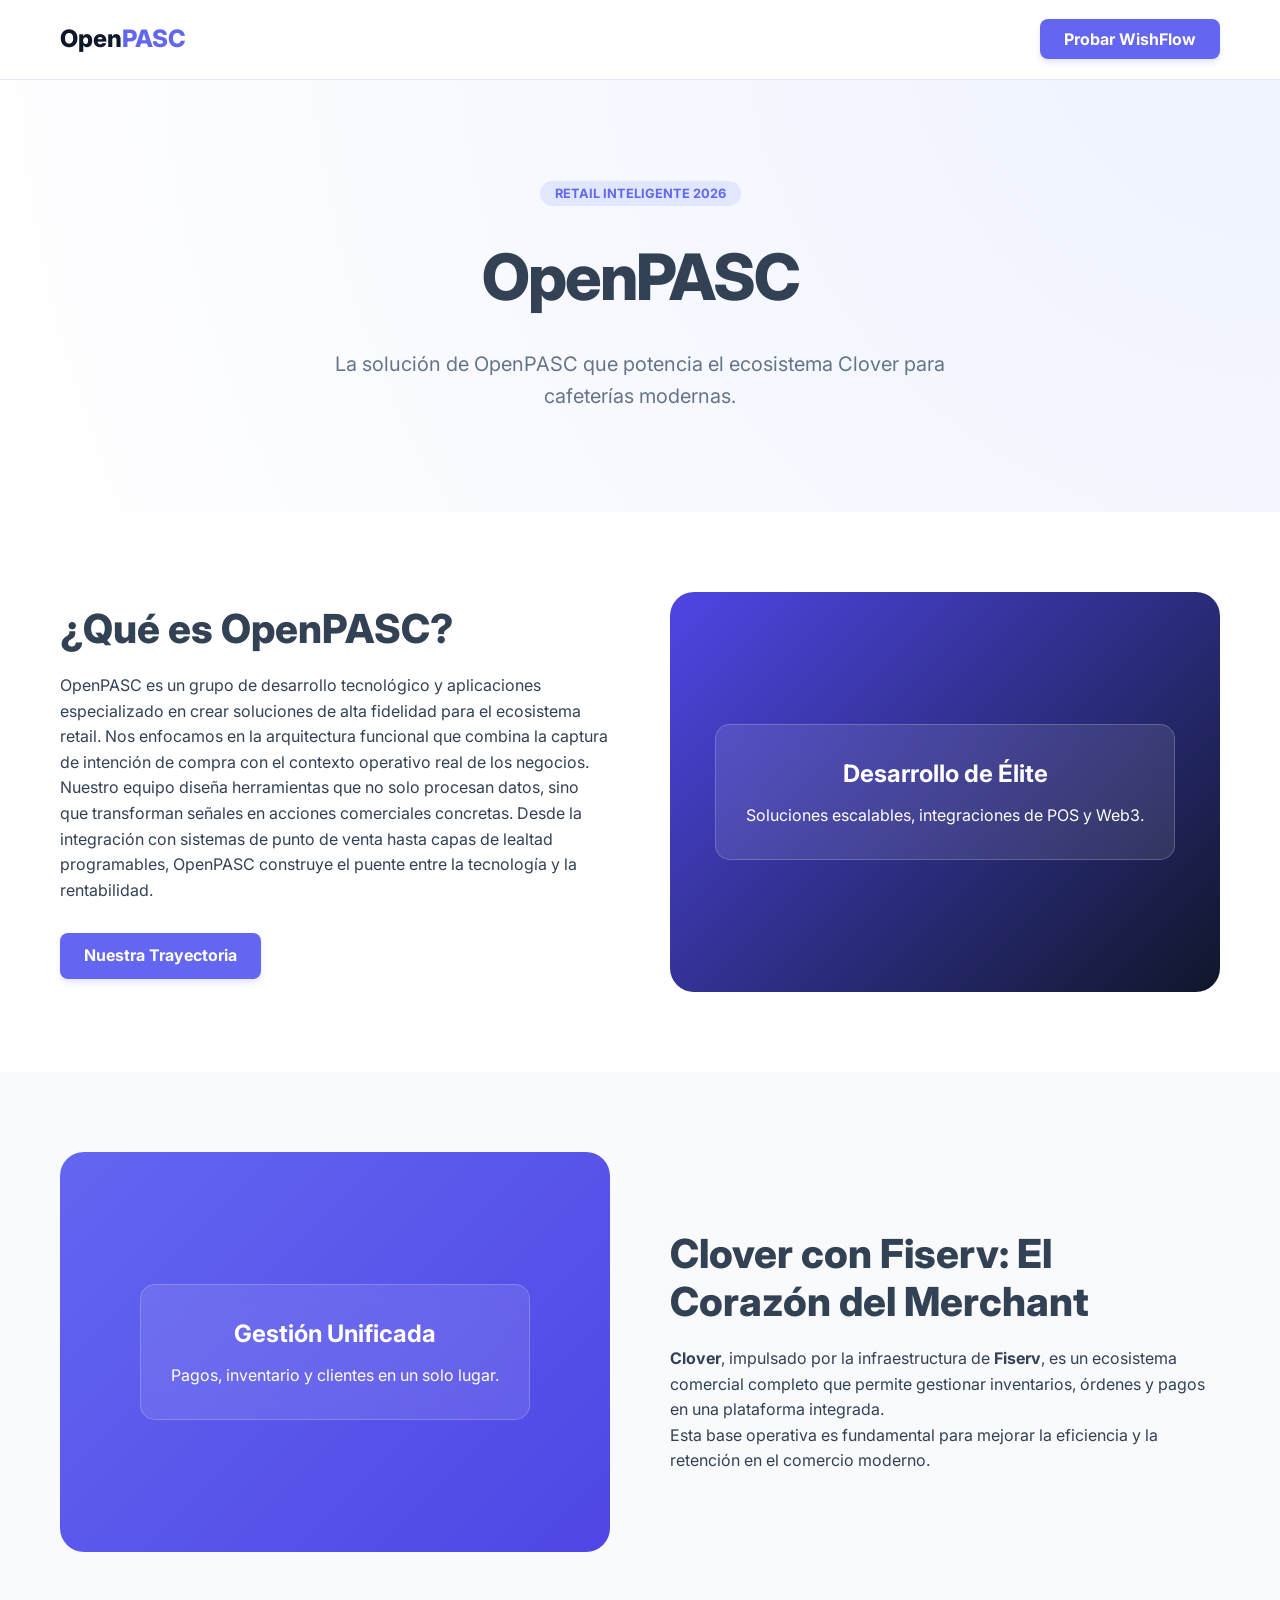
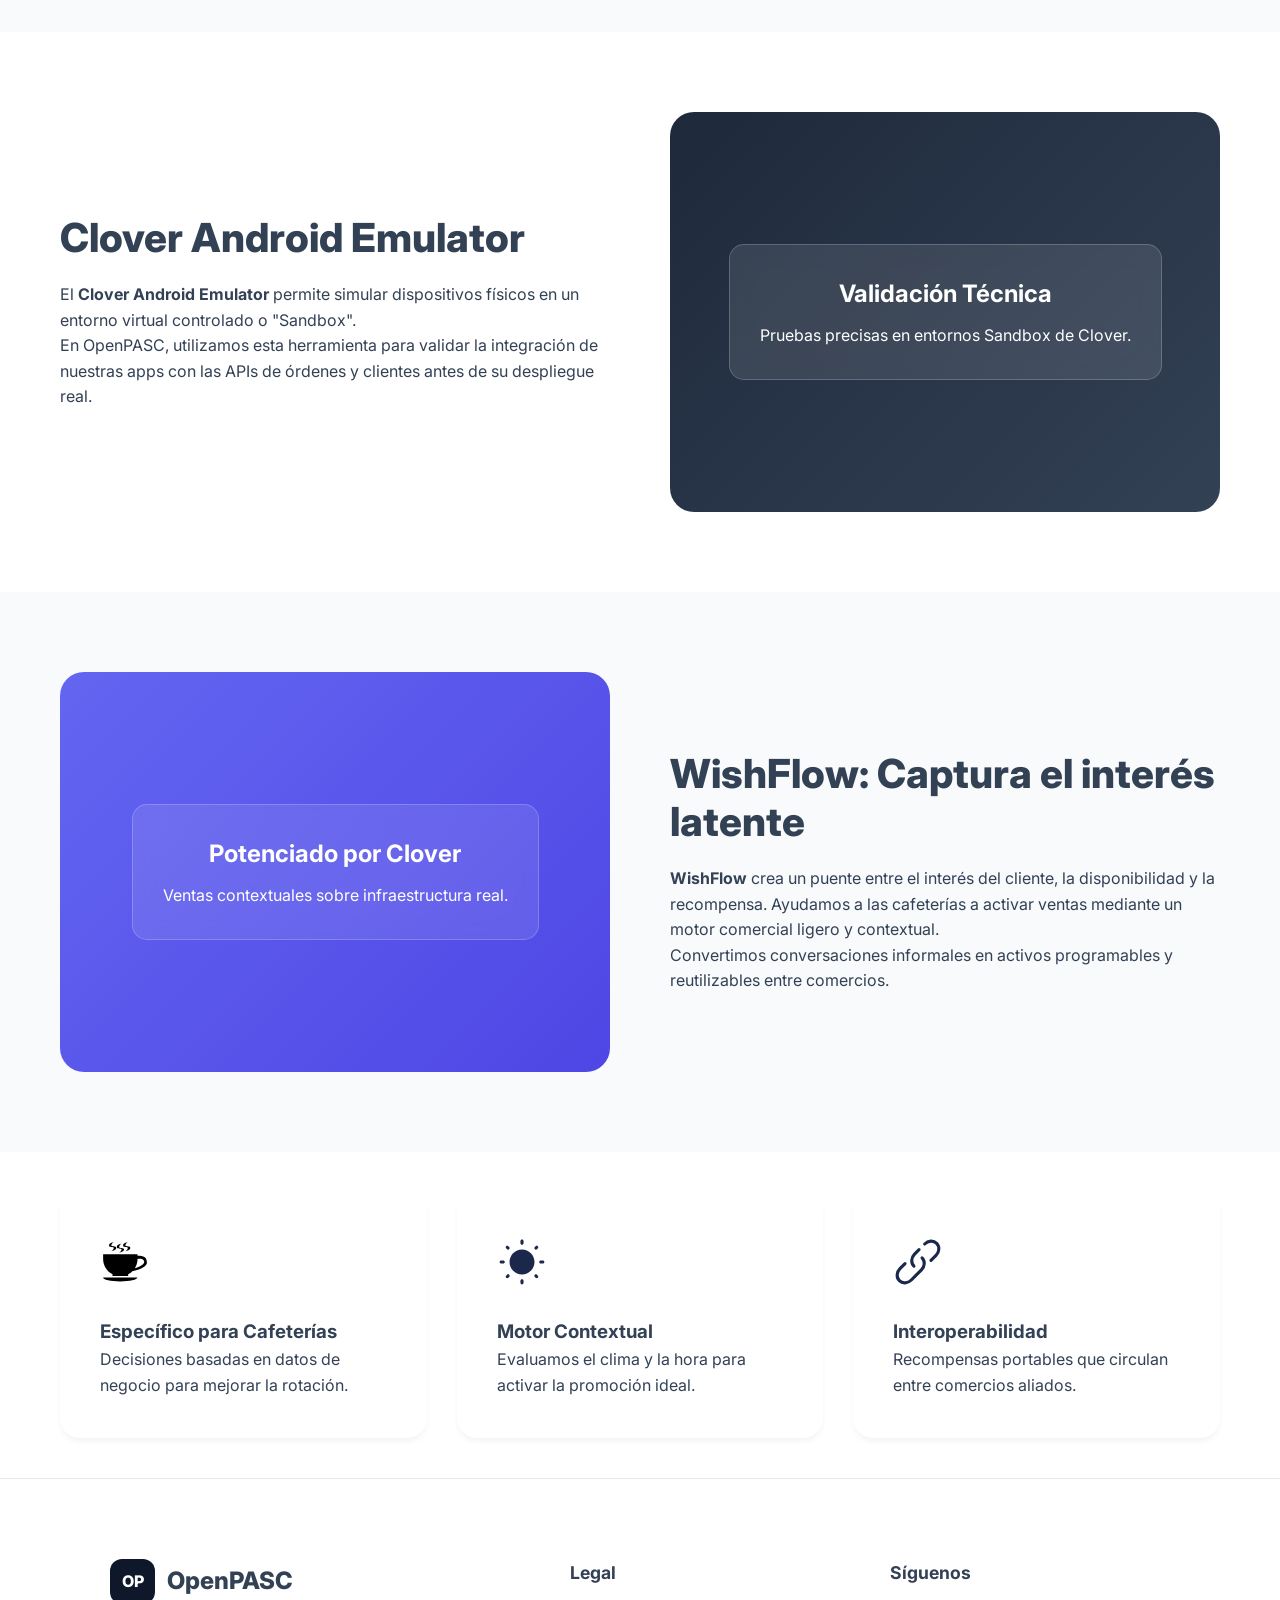
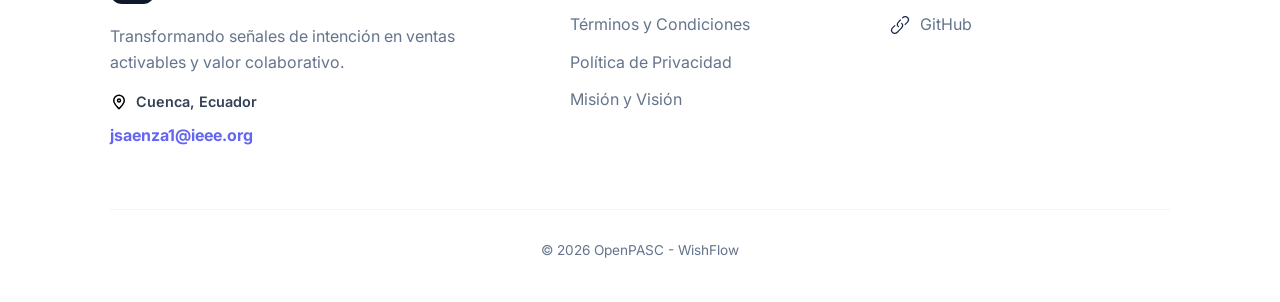
<file: index.html>
<!DOCTYPE html>
<html lang="es">
<head>
    <meta charset="UTF-8">
    <meta name="viewport" content="width=device-width, initial-scale=1.0">
    <title>WishFlow | OpenPASC</title>
    <link rel="stylesheet" href="style.css">
    <link href="https://fonts.googleapis.com/css2?family=Inter:wght@300;400;600;700;800&display=swap" rel="stylesheet">
</head>
<body>

    <header class="navbar">
        <div class="container nav-flex">
            <div class="logo">Open<span>PASC</span></div>
            <nav>
                <ul class="nav-links">
                    <li><a href="https://wishflow.web.app/" target="_blank" class="btn-nav">Probar WishFlow</a></li>
                </ul>
            </nav>
        </div>
    </header>

    <main>
        <section class="hero">
            <div class="container">
                <span class="badge">Retail Inteligente 2026</span>
                <h1>OpenPASC</h1>
                <p>La solución de OpenPASC que potencia el ecosistema Clover para cafeterías modernas.</p>
            </div>
        </section>

        <section id="about-openpasc" class="section">
            <div class="container grid">
                <div class="info-content">
                    <h2 class="section-title">¿Qué es OpenPASC?</h2>
                    <p>OpenPASC es un grupo de desarrollo tecnológico y aplicaciones especializado en crear soluciones de alta fidelidad para el ecosistema retail. Nos enfocamos en la arquitectura funcional que combina la captura de intención de compra con el contexto operativo real de los negocios.</p>
                    <p>Nuestro equipo diseña herramientas que no solo procesan datos, sino que transforman señales en acciones comerciales concretas. Desde la integración con sistemas de punto de venta hasta capas de lealtad programables, OpenPASC construye el puente entre la tecnología y la rentabilidad.</p>
                    <div style="margin-top: 30px;">
                        <a href="time.html" class="btn-nav" style="display: inline-block;">Nuestra Trayectoria</a>
                    </div>
                </div>
                <div class="info-image" style="background: linear-gradient(135deg, #4f46e5, #0f172a);">
                    <div class="glass-card">
                        <h3>Desarrollo de Élite</h3>
                        <p>Soluciones escalables, integraciones de POS y Web3.</p>
                    </div>
                </div>
            </div>
        </section>

        <section id="clover-fiserv" class="section bg-light">
            <div class="container grid">
                <div class="info-image">
                    <div class="glass-card">
                        <h3>Gestión Unificada</h3>
                        <p>Pagos, inventario y clientes en un solo lugar.</p>
                    </div>
                </div>
                <div class="info-content">
                    <h2 class="section-title">Clover con Fiserv: El Corazón del Merchant</h2>
                    <p><strong>Clover</strong>, impulsado por la infraestructura de <strong>Fiserv</strong>, es un ecosistema comercial completo que permite gestionar inventarios, órdenes y pagos en una plataforma integrada.</p>
                    <p>Esta base operativa es fundamental para mejorar la eficiencia y la retención en el comercio moderno.</p>
                </div>
            </div>
        </section>

        <section id="clover-emulator" class="section">
            <div class="container grid">
                <div class="info-content">
                    <h2 class="section-title">Clover Android Emulator</h2>
                    <p>El <strong>Clover Android Emulator</strong> permite simular dispositivos físicos en un entorno virtual controlado o "Sandbox".</p>
                    <p>En OpenPASC, utilizamos esta herramienta para validar la integración de nuestras apps con las APIs de órdenes y clientes antes de su despliegue real.</p>
                </div>
                <div class="info-image" style="background: linear-gradient(135deg, #1e293b, #334155);">
                    <div class="glass-card">
                        <h3>Validación Técnica</h3>
                        <p>Pruebas precisas en entornos Sandbox de Clover.</p>
                    </div>
                </div>
            </div>
        </section>

        <section id="info" class="section bg-light">
            <div class="container grid">
                <div class="info-image">
                    <div class="glass-card">
                        <h3>Potenciado por Clover</h3>
                        <p>Ventas contextuales sobre infraestructura real.</p>
                    </div>
                </div>
                <div class="info-content">
                    <h2 class="section-title">WishFlow: Captura el interés latente</h2>
                    <p><strong>WishFlow</strong> crea un puente entre el interés del cliente, la disponibilidad y la recompensa. Ayudamos a las cafeterías a activar ventas mediante un motor comercial ligero y contextual.</p>
                    <p>Convertimos conversaciones informales en activos programables y reutilizables entre comercios.</p>
                </div>
            </div>
        </section>

        <section class="features">
            <div class="container">
                <div class="features-grid">
                    <div class="feature-card">
                        <div class="icon-container">
                            <img src="cafe.svg" alt="Icono Cafetería" class="feature-svg">
                        </div>
                        <h3>Específico para Cafeterías</h3>
                        <p>Decisiones basadas en datos de negocio para mejorar la rotación.</p>
                    </div>
                    <div class="feature-card">
                        <div class="icon-container">
                            <img src="sun.svg" alt="Icono Contexto" class="feature-svg">
                        </div>
                        <h3>Motor Contextual</h3>
                        <p>Evaluamos el clima y la hora para activar la promoción ideal.</p>
                    </div>
                    <div class="feature-card">
                        <div class="icon-container">
                            <img src="link.svg" alt="Icono Rewards" class="feature-svg">
                        </div>
                        <h3>Interoperabilidad</h3>
                        <p>Recompensas portables que circulan entre comercios aliados.</p>
                    </div>
                </div>
            </div>
        </section>
    </main>

    <footer id="contacto" class="footer">
        <div class="footer-container">
            <div class="footer-grid">
                <div class="footer-col">
                    <div class="footer-brand">
                        <div class="brand-logo">OP</div>
                        <span class="brand-name">OpenPASC</span>
                    </div>
                    <p class="footer-about">Transformando señales de intención en ventas activables y valor colaborativo.</p>
                    <p class="residencia">
                        <img src="location.svg" alt="Ubicación" class="footer-icon-svg">
                        Cuenca, Ecuador
                    </p>
                    <p class="email-footer">jsaenza1@ieee.org</p>
                </div>
                <div class="footer-col">
                    <h4 class="footer-heading">Legal</h4>
                    <ul class="footer-links">
                        <li><a href="terminos.html">Términos y Condiciones</a></li>
                        <li><a href="privacidad.html">Política de Privacidad</a></li>
                        <li><a href="mision.html">Misión y Visión</a></li>
                    </ul>
                </div>
                <div class="footer-col">
                    <h4 class="footer-heading">Síguenos</h4>
                    <ul class="footer-links">
                        <li>
                            <a href="https://github.com/" target="_blank" class="social-link">
                                <img src="link.svg" alt="GitHub" class="social-icon-svg"> GitHub
                            </a>
                        </li>
                    </ul>
                </div>
            </div>
            <div class="footer-bottom">
                <p>© 2026 OpenPASC - WishFlow</p>
            </div>
        </div>
    </footer>

    <script src="script.js"></script>
</body>
</html>
</file>
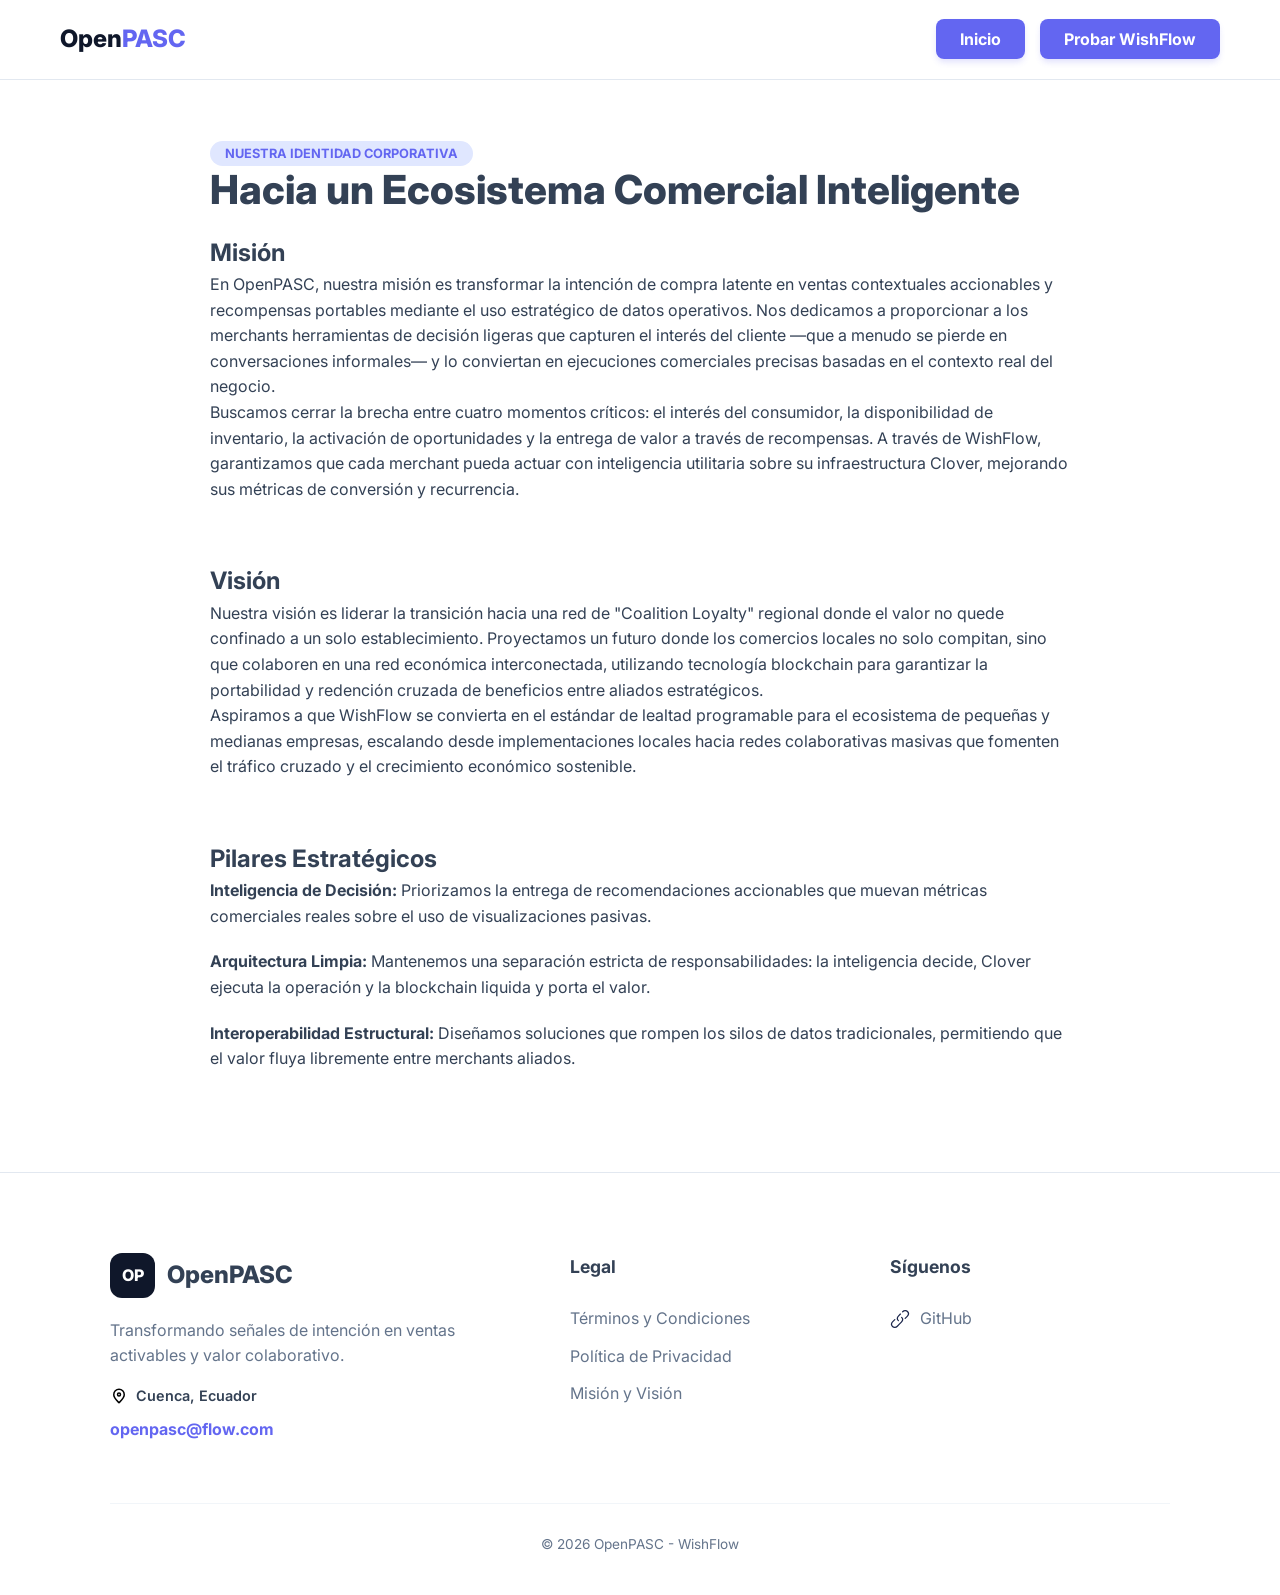
<file: mision.html>
<!DOCTYPE html>
<html lang="es">
<head>
    <meta charset="UTF-8">
    <meta name="viewport" content="width=device-width, initial-scale=1.0">
    <title>Misión y Visión | OpenPASC</title>
    <link rel="stylesheet" href="style.css">
    <link href="https://fonts.googleapis.com/css2?family=Inter:wght@300;400;600;700;800&display=swap" rel="stylesheet">
</head>
<body>

    <header class="navbar">
        <div class="container nav-flex">
            <div class="logo">Open<span>PASC</span></div>
            <nav>
                <ul class="nav-links">
                    <li><a href="index.html" class="btn-nav">Inicio</a></li>
                    <li><a href="https://www.youtube.com" target="_blank" class="btn-nav">Probar WishFlow</a></li>
                </ul>
            </nav>
        </div>
    </header>

    <main class="section" style="padding-top: 140px;">
        <div class="container" style="max-width: 900px;">
            <span class="badge">Nuestra Identidad Corporativa</span>
            <h1 class="section-title">Hacia un Ecosistema Comercial Inteligente</h1>
            
            <div class="info-content" style="margin-bottom: 60px;">
                <h2>Misión</h2>
                <p>En OpenPASC, nuestra misión es transformar la intención de compra latente en ventas contextuales accionables y recompensas portables mediante el uso estratégico de datos operativos. Nos dedicamos a proporcionar a los merchants herramientas de decisión ligeras que capturen el interés del cliente —que a menudo se pierde en conversaciones informales— y lo conviertan en ejecuciones comerciales precisas basadas en el contexto real del negocio.</p>
                <p>Buscamos cerrar la brecha entre cuatro momentos críticos: el interés del consumidor, la disponibilidad de inventario, la activación de oportunidades y la entrega de valor a través de recompensas. A través de WishFlow, garantizamos que cada merchant pueda actuar con inteligencia utilitaria sobre su infraestructura Clover, mejorando sus métricas de conversión y recurrencia.</p>
            </div>

            <div class="info-content" style="margin-bottom: 60px;">
                <h2>Visión</h2>
                <p>Nuestra visión es liderar la transición hacia una red de "Coalition Loyalty" regional donde el valor no quede confinado a un solo establecimiento. Proyectamos un futuro donde los comercios locales no solo compitan, sino que colaboren en una red económica interconectada, utilizando tecnología blockchain para garantizar la portabilidad y redención cruzada de beneficios entre aliados estratégicos.</p>
                <p>Aspiramos a que WishFlow se convierta en el estándar de lealtad programable para el ecosistema de pequeñas y medianas empresas, escalando desde implementaciones locales hacia redes colaborativas masivas que fomenten el tráfico cruzado y el crecimiento económico sostenible.</p>
            </div>

            <div class="info-content">
                <h2>Pilares Estratégicos</h2>
                <ul style="list-style: none; padding-left: 0;">
                    <li style="margin-bottom: 20px;"><strong>Inteligencia de Decisión:</strong> Priorizamos la entrega de recomendaciones accionables que muevan métricas comerciales reales sobre el uso de visualizaciones pasivas.</li>
                    <li style="margin-bottom: 20px;"><strong>Arquitectura Limpia:</strong> Mantenemos una separación estricta de responsabilidades: la inteligencia decide, Clover ejecuta la operación y la blockchain liquida y porta el valor.</li>
                    <li style="margin-bottom: 20px;"><strong>Interoperabilidad Estructural:</strong> Diseñamos soluciones que rompen los silos de datos tradicionales, permitiendo que el valor fluya libremente entre merchants aliados.</li>
                </ul>
            </div>
        </div>
    </main>

    <footer class="footer">
        <div class="footer-container">
            <div class="footer-grid">
                <div class="footer-col">
                    <div class="footer-brand"><div class="brand-logo">OP</div><span class="brand-name">OpenPASC</span></div>
                    <p class="footer-about">Transformando señales de intención en ventas activables y valor colaborativo.</p>
                    <p class="residencia"><img src="location.svg" alt="Ubicación" class="footer-icon-svg">Cuenca, Ecuador</p>
                    <p class="email-footer">openpasc@flow.com</p>
                </div>
                <div class="footer-col">
                    <h4 class="footer-heading">Legal</h4>
                    <ul class="footer-links">
                        <li><a href="terminos.html">Términos y Condiciones</a></li>
                        <li><a href="privacidad.html">Política de Privacidad</a></li>
                        <li><a href="mision.html">Misión y Visión</a></li>
                    </ul>
                </div>
                <div class="footer-col">
                    <h4 class="footer-heading">Síguenos</h4>
                    <ul class="footer-links">
                        <li><a href="https://github.com/JosueSaenz2006" target="_blank" class="social-link"><img src="link.svg" alt="GitHub" class="social-icon-svg"> GitHub</a></li>
                    </ul>
                </div>
            </div>
            <div class="footer-bottom"><p>© 2026 OpenPASC - WishFlow</p></div>
        </div>
    </footer>
</body>
</html>
</file>
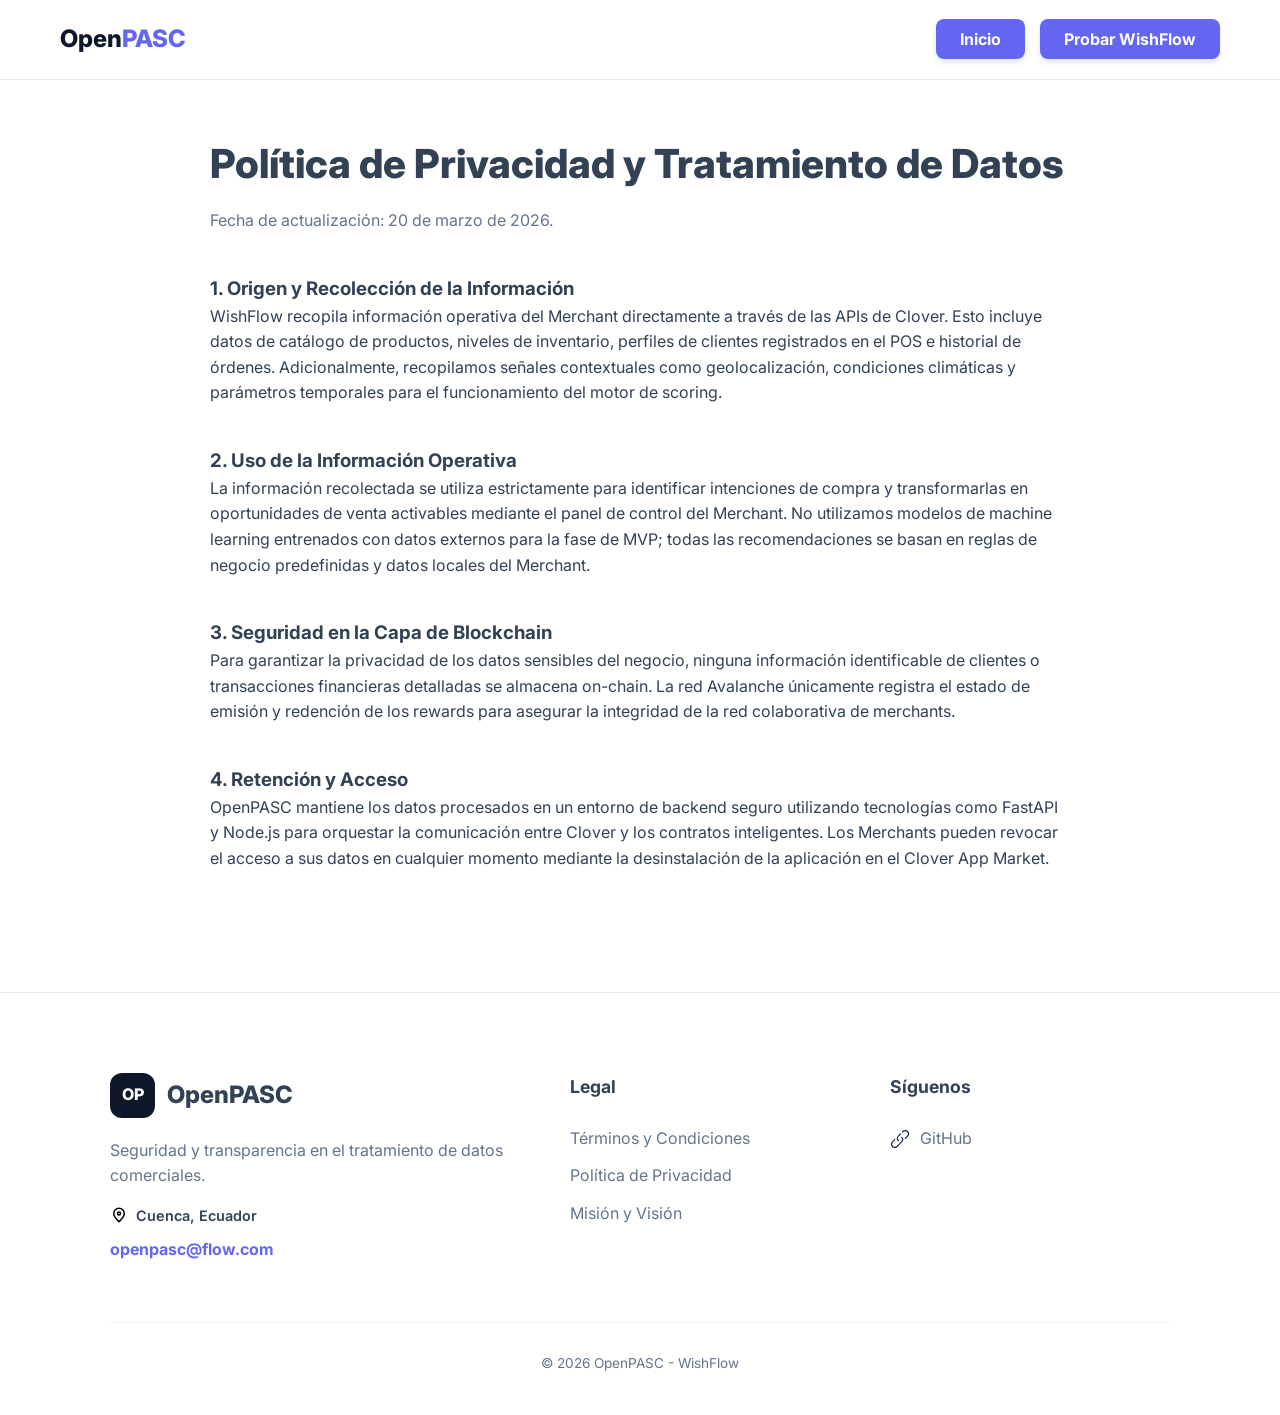
<file: privacidad.html>
<!DOCTYPE html>
<html lang="es">
<head>
    <meta charset="UTF-8">
    <meta name="viewport" content="width=device-width, initial-scale=1.0">
    <title>Política de Privacidad | OpenPASC</title>
    <link rel="stylesheet" href="style.css">
    <link href="https://fonts.googleapis.com/css2?family=Inter:wght@300;400;600;700;800&display=swap" rel="stylesheet">
</head>
<body>

    <header class="navbar">
        <div class="container nav-flex">
            <div class="logo">Open<span>PASC</span></div>
            <nav>
                <ul class="nav-links">
                    <li><a href="index.html" class="btn-nav">Inicio</a></li>
                    <li><a href="https://www.youtube.com" target="_blank" class="btn-nav">Probar WishFlow</a></li>
                </ul>
            </nav>
        </div>
    </header>

    <main class="section" style="padding-top: 140px;">
        <div class="container" style="max-width: 900px;">
            <h1 class="section-title">Política de Privacidad y Tratamiento de Datos</h1>
            <p style="color: var(--text-light); margin-bottom: 40px;">Fecha de actualización: 20 de marzo de 2026.</p>

            <div class="info-content" style="margin-bottom: 40px;">
                <h3>1. Origen y Recolección de la Información</h3>
                <p>WishFlow recopila información operativa del Merchant directamente a través de las APIs de Clover. Esto incluye datos de catálogo de productos, niveles de inventario, perfiles de clientes registrados en el POS e historial de órdenes. Adicionalmente, recopilamos señales contextuales como geolocalización, condiciones climáticas y parámetros temporales para el funcionamiento del motor de scoring.</p>
            </div>

            <div class="info-content" style="margin-bottom: 40px;">
                <h3>2. Uso de la Información Operativa</h3>
                <p>La información recolectada se utiliza estrictamente para identificar intenciones de compra y transformarlas en oportunidades de venta activables mediante el panel de control del Merchant. No utilizamos modelos de machine learning entrenados con datos externos para la fase de MVP; todas las recomendaciones se basan en reglas de negocio predefinidas y datos locales del Merchant.</p>
            </div>

            <div class="info-content" style="margin-bottom: 40px;">
                <h3>3. Seguridad en la Capa de Blockchain</h3>
                <p>Para garantizar la privacidad de los datos sensibles del negocio, ninguna información identificable de clientes o transacciones financieras detalladas se almacena on-chain. La red Avalanche únicamente registra el estado de emisión y redención de los rewards para asegurar la integridad de la red colaborativa de merchants.</p>
            </div>

            <div class="info-content" style="margin-bottom: 40px;">
                <h3>4. Retención y Acceso</h3>
                <p>OpenPASC mantiene los datos procesados en un entorno de backend seguro utilizando tecnologías como FastAPI y Node.js para orquestar la comunicación entre Clover y los contratos inteligentes. Los Merchants pueden revocar el acceso a sus datos en cualquier momento mediante la desinstalación de la aplicación en el Clover App Market.</p>
            </div>
        </div>
    </main>

    <footer class="footer">
        <div class="footer-container">
            <div class="footer-grid">
                <div class="footer-col">
                    <div class="footer-brand"><div class="brand-logo">OP</div><span class="brand-name">OpenPASC</span></div>
                    <p class="footer-about">Seguridad y transparencia en el tratamiento de datos comerciales.</p>
                    <p class="residencia"><img src="location.svg" alt="Ubicación" class="footer-icon-svg">Cuenca, Ecuador</p>
                    <p class="email-footer">openpasc@flow.com</p>
                </div>
                <div class="footer-col">
                    <h4 class="footer-heading">Legal</h4>
                    <ul class="footer-links">
                        <li><a href="terminos.html">Términos y Condiciones</a></li>
                        <li><a href="privacidad.html">Política de Privacidad</a></li>
                        <li><a href="mision.html">Misión y Visión</a></li>
                    </ul>
                </div>
                <div class="footer-col">
                    <h4 class="footer-heading">Síguenos</h4>
                    <ul class="footer-links">
                        <li><a href="https://github.com/JosueSaenz2006" target="_blank" class="social-link"><img src="link.svg" alt="GitHub" class="social-icon-svg"> GitHub</a></li>
                    </ul>
                </div>
            </div>
            <div class="footer-bottom"><p>© 2026 OpenPASC - WishFlow</p></div>
        </div>
    </footer>
</body>
</html>
</file>
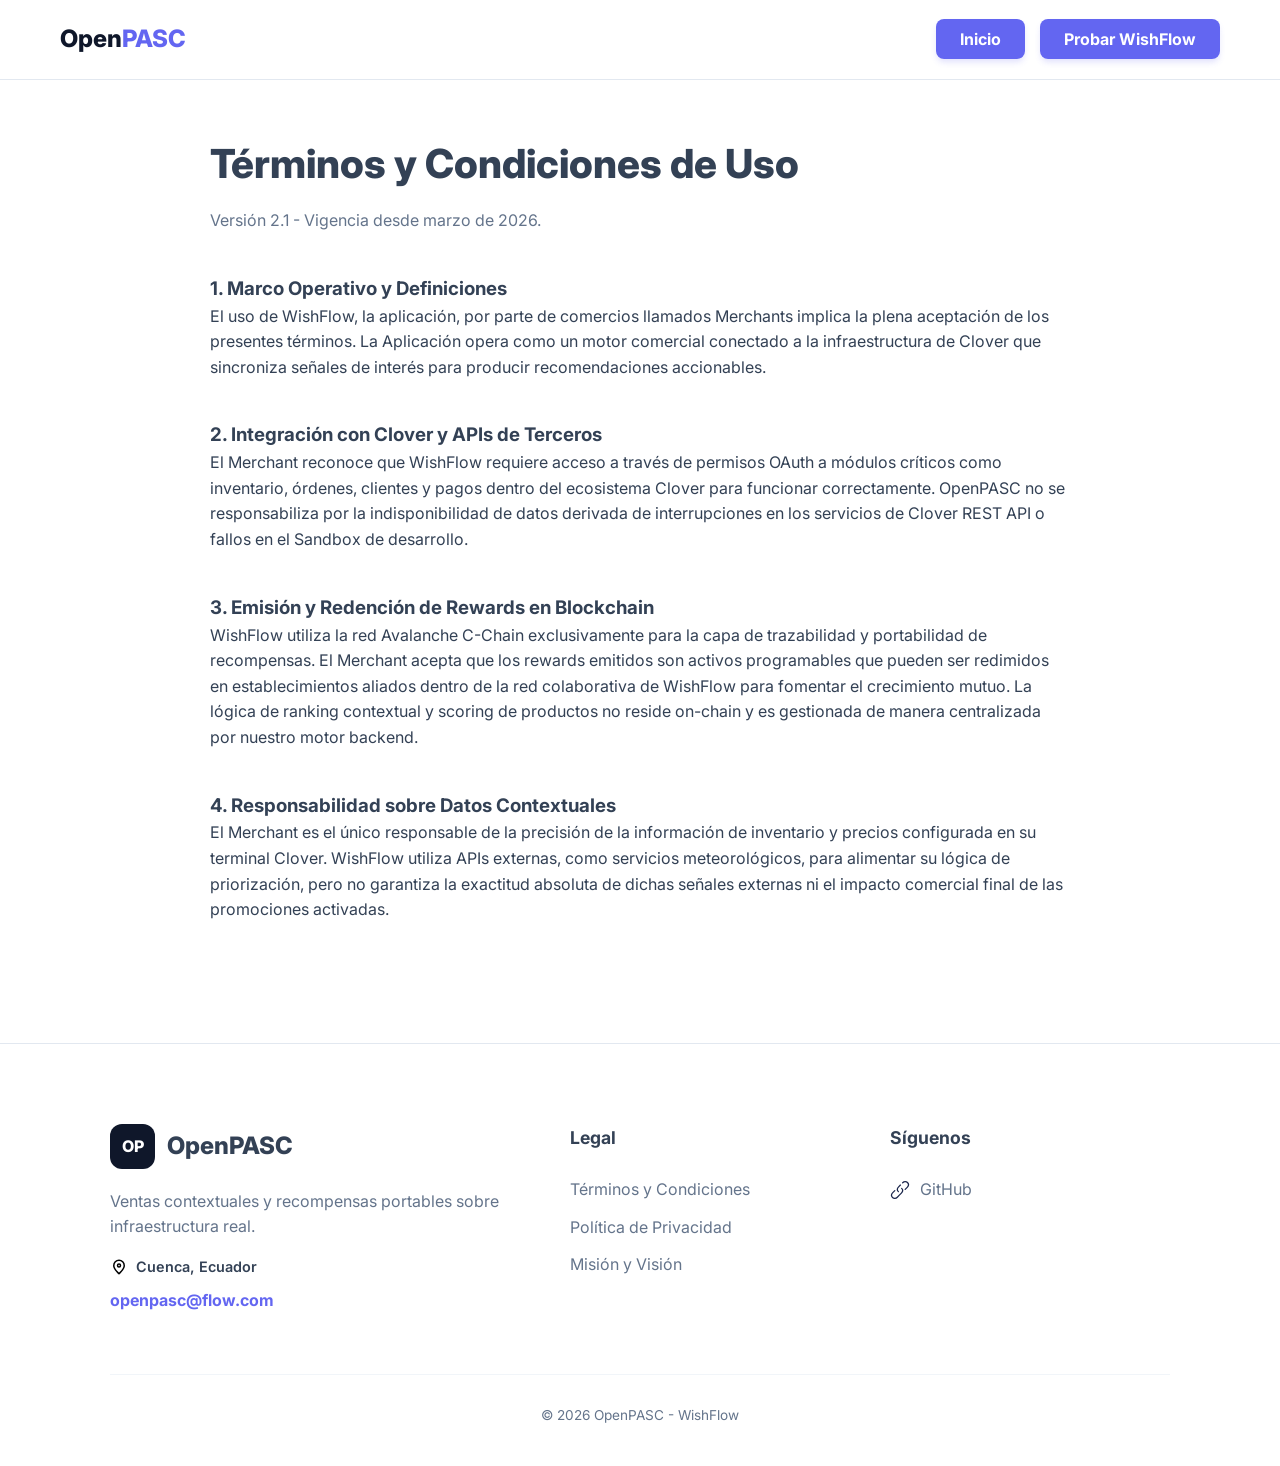
<file: terminos.html>
<!DOCTYPE html>
<html lang="es">
<head>
    <meta charset="UTF-8">
    <meta name="viewport" content="width=device-width, initial-scale=1.0">
    <title>Términos y Condiciones | OpenPASC</title>
    <link rel="stylesheet" href="style.css">
    <link href="https://fonts.googleapis.com/css2?family=Inter:wght@300;400;600;700;800&display=swap" rel="stylesheet">
</head>
<body>

    <header class="navbar">
        <div class="container nav-flex">
            <div class="logo">Open<span>PASC</span></div>
            <nav>
                <ul class="nav-links">
                    <li><a href="index.html" class="btn-nav">Inicio</a></li>
                    <li><a href="https://www.youtube.com" target="_blank" class="btn-nav">Probar WishFlow</a></li>
                </ul>
            </nav>
        </div>
    </header>

    <main class="section" style="padding-top: 140px;">
        <div class="container" style="max-width: 900px;">
            <h1 class="section-title">Términos y Condiciones de Uso</h1>
            <p style="color: var(--text-light); margin-bottom: 40px;">Versión 2.1 - Vigencia desde marzo de 2026.</p>

            <div class="info-content" style="margin-bottom: 40px;">
                <h3>1. Marco Operativo y Definiciones</h3>
                <p>El uso de WishFlow, la aplicación, por parte de comercios llamados Merchants implica la plena aceptación de los presentes términos. La Aplicación opera como un motor comercial conectado a la infraestructura de Clover que sincroniza señales de interés para producir recomendaciones accionables.</p>
            </div>

            <div class="info-content" style="margin-bottom: 40px;">
                <h3>2. Integración con Clover y APIs de Terceros</h3>
                <p>El Merchant reconoce que WishFlow requiere acceso a través de permisos OAuth a módulos críticos como inventario, órdenes, clientes y pagos dentro del ecosistema Clover para funcionar correctamente. OpenPASC no se responsabiliza por la indisponibilidad de datos derivada de interrupciones en los servicios de Clover REST API o fallos en el Sandbox de desarrollo.</p>
            </div>

            <div class="info-content" style="margin-bottom: 40px;">
                <h3>3. Emisión y Redención de Rewards en Blockchain</h3>
                <p>WishFlow utiliza la red Avalanche C-Chain exclusivamente para la capa de trazabilidad y portabilidad de recompensas. El Merchant acepta que los rewards emitidos son activos programables que pueden ser redimidos en establecimientos aliados dentro de la red colaborativa de WishFlow para fomentar el crecimiento mutuo. La lógica de ranking contextual y scoring de productos no reside on-chain y es gestionada de manera centralizada por nuestro motor backend.</p>
            </div>

            <div class="info-content" style="margin-bottom: 40px;">
                <h3>4. Responsabilidad sobre Datos Contextuales</h3>
                <p>El Merchant es el único responsable de la precisión de la información de inventario y precios configurada en su terminal Clover. WishFlow utiliza APIs externas, como servicios meteorológicos, para alimentar su lógica de priorización, pero no garantiza la exactitud absoluta de dichas señales externas ni el impacto comercial final de las promociones activadas.</p>
            </div>
        </div>
    </main>

    <footer class="footer">
        <div class="footer-container">
            <div class="footer-grid">
                <div class="footer-col">
                    <div class="footer-brand"><div class="brand-logo">OP</div><span class="brand-name">OpenPASC</span></div>
                    <p class="footer-about">Ventas contextuales y recompensas portables sobre infraestructura real.</p>
                    <p class="residencia"><img src="location.svg" alt="Ubicación" class="footer-icon-svg">Cuenca, Ecuador</p>
                    <p class="email-footer">openpasc@flow.com</p>
                </div>
                <div class="footer-col">
                    <h4 class="footer-heading">Legal</h4>
                    <ul class="footer-links">
                        <li><a href="terminos.html">Términos y Condiciones</a></li>
                        <li><a href="privacidad.html">Política de Privacidad</a></li>
                        <li><a href="mision.html">Misión y Visión</a></li>
                    </ul>
                </div>
                <div class="footer-col">
                    <h4 class="footer-heading">Síguenos</h4>
                    <ul class="footer-links">
                        <li><a href="https://github.com/JosueSaenz2006" target="_blank" class="social-link"><img src="link.svg" alt="GitHub" class="social-icon-svg"> GitHub</a></li>
                    </ul>
                </div>
            </div>
            <div class="footer-bottom"><p>© 2026 OpenPASC - WishFlow</p></div>
        </div>
    </footer>
</body>
</html>
</file>
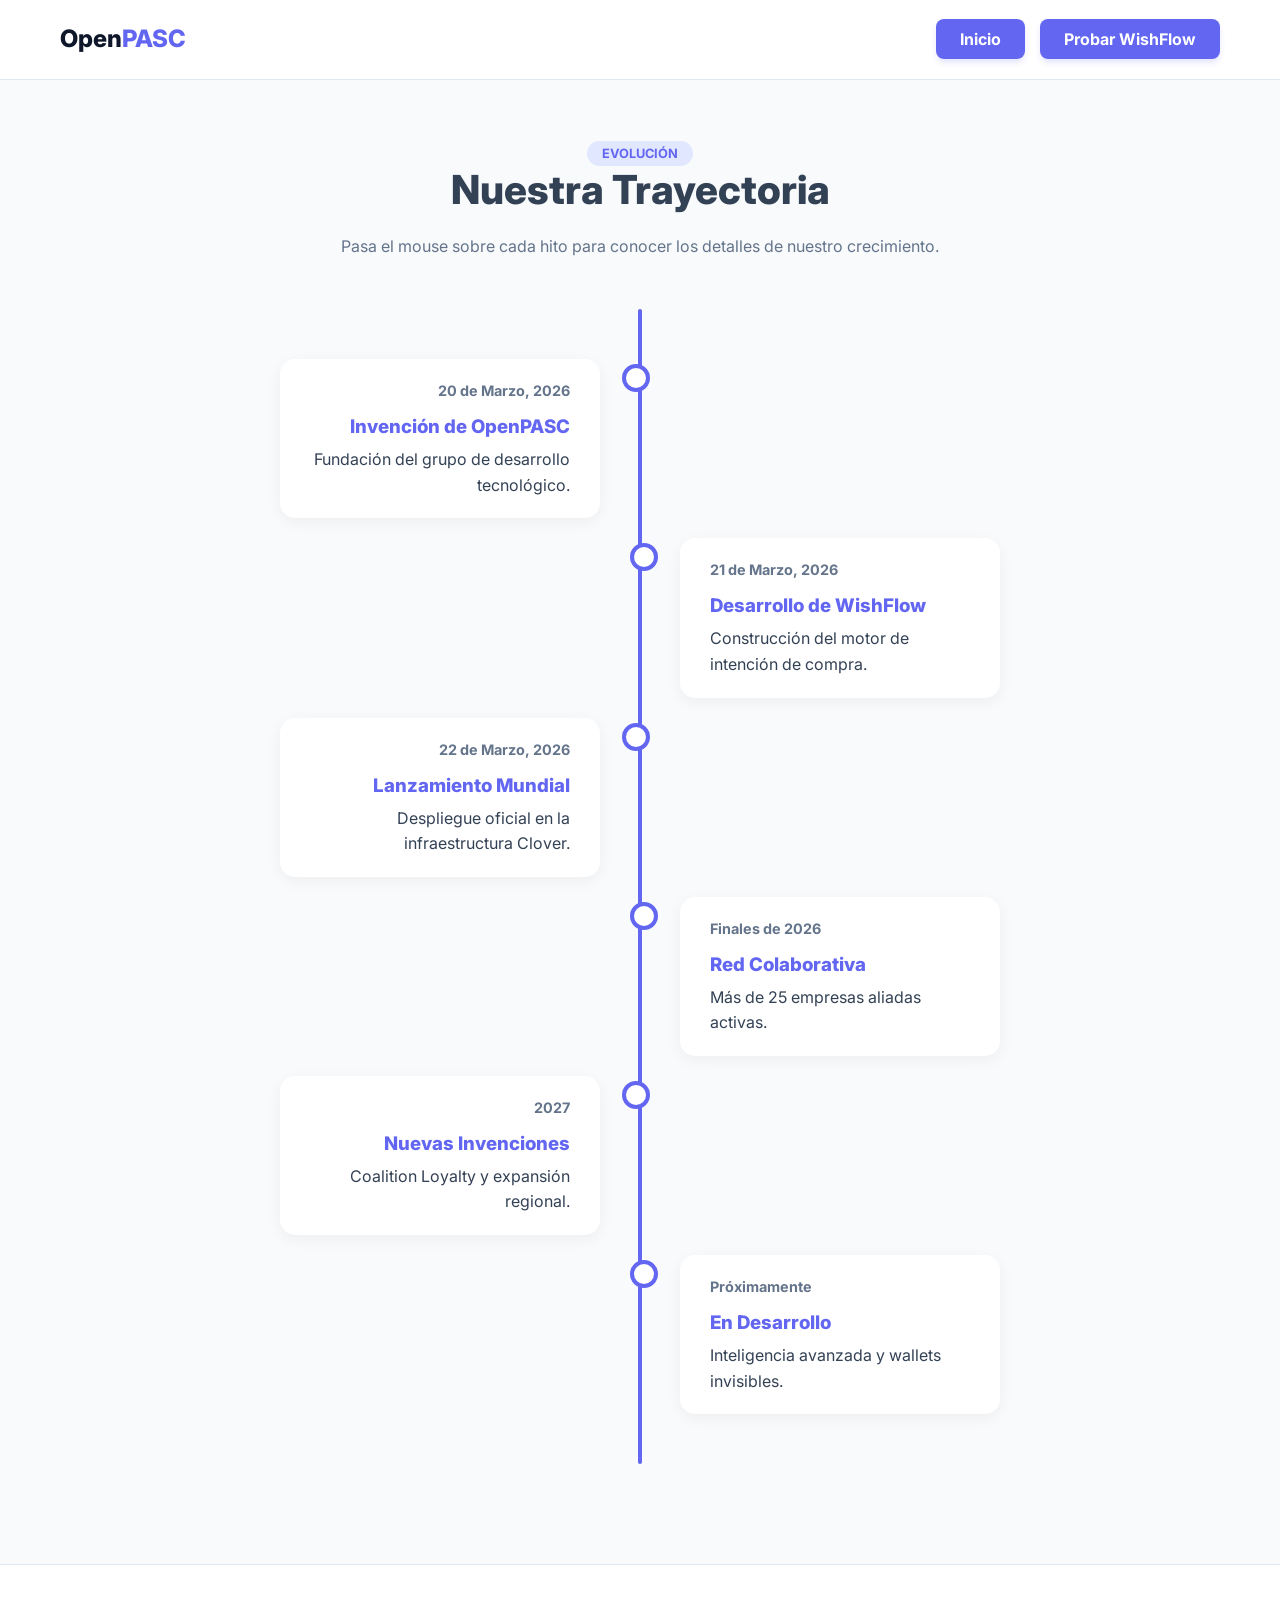
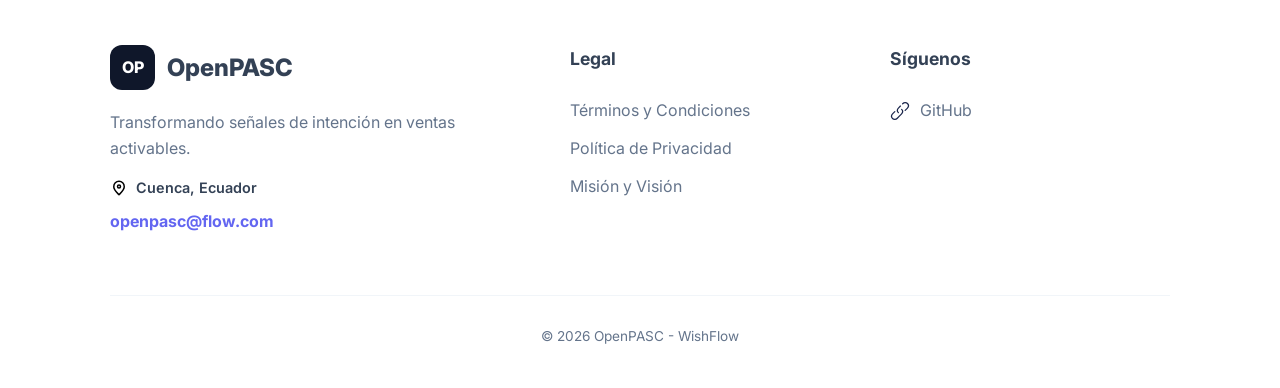
<file: time.html>
<!DOCTYPE html>
<html lang="es">
<head>
    <meta charset="UTF-8">
    <meta name="viewport" content="width=device-width, initial-scale=1.0">
    <title>Trayectoria | OpenPASC</title>
    <link rel="stylesheet" href="style.css">
    <link href="https://fonts.googleapis.com/css2?family=Inter:wght@300;400;600;700;800&display=swap" rel="stylesheet">
    <style>
        /* Estilos específicos para la línea de tiempo */
        .timeline-section {
            padding: 140px 0 100px;
            background: var(--bg-light);
        }

        .timeline-container {
            position: relative;
            max-width: 800px;
            margin: 0 auto;
            padding: 40px 0;
        }

        /* La línea central */
        .timeline-container::after {
            content: '';
            position: absolute;
            width: 4px;
            background-color: var(--accent);
            top: 0;
            bottom: 0;
            left: 50%;
            margin-left: -2px;
            border-radius: 10px;
        }

        .timeline-item {
            padding: 10px 40px;
            position: relative;
            background-color: inherit;
            width: 50%;
            box-sizing: border-box;
        }

        /* Los círculos de la línea */
        .timeline-item::after {
            content: '';
            position: absolute;
            width: 20px;
            height: 20px;
            right: -10px;
            background-color: var(--white);
            border: 4px solid var(--accent);
            top: 15px;
            border-radius: 50%;
            z-index: 1;
            transition: 0.3s;
        }

        .left { left: 0; text-align: right; }
        .right { left: 50%; text-align: left; }

        .right::after { left: -10px; }

        .content-card {
            padding: 20px 30px;
            background-color: var(--white);
            position: relative;
            border-radius: 15px;
            box-shadow: 0 4px 15px rgba(0,0,0,0.05);
            cursor: pointer;
            transition: 0.4s;
        }

        .content-card:hover {
            transform: scale(1.05);
            background-color: var(--primary);
            color: var(--white);
        }

        .content-card h3 {
            font-weight: 800;
            color: var(--accent);
            margin-bottom: 5px;
        }

        .content-card:hover h3 { color: var(--white); }

        .date-label {
            font-weight: 700;
            font-size: 0.9rem;
            display: block;
            margin-bottom: 10px;
            color: var(--text-light);
        }

        /* Texto largo oculto (Explicación) */
        .extra-info {
            max-height: 0;
            overflow: hidden;
            transition: max-height 0.5s ease;
            font-size: 0.85rem;
            margin-top: 0;
            color: #b2bec3;
        }

        .content-card:hover .extra-info {
            max-height: 200px;
            margin-top: 15px;
        }

        @media screen and (max-width: 600px) {
            .timeline-container::after { left: 31px; }
            .timeline-item { width: 100%; padding-left: 70px; padding-right: 25px; text-align: left; }
            .timeline-item::after { left: 21px; }
            .right { left: 0%; }
        }
    </style>
</head>
<body>

    <header class="navbar">
        <div class="container nav-flex">
            <div class="logo">Open<span>PASC</span></div>
            <nav>
                <ul class="nav-links">
                    <li><a href="index.html" class="btn-nav">Inicio</a></li>
                    <li><a href="https://www.youtube.com" target="_blank" class="btn-nav">Probar WishFlow</a></li>
                </ul>
            </nav>
        </div>
    </header>

    <main class="timeline-section">
        <div class="container" style="text-align: center; margin-bottom: 50px;">
            <span class="badge">Evolución</span>
            <h1 class="section-title">Nuestra Trayectoria</h1>
            <p style="color: var(--text-light);">Pasa el mouse sobre cada hito para conocer los detalles de nuestro crecimiento.</p>
        </div>

        <div class="timeline-container">
            <div class="timeline-item left">
                <div class="content-card">
                    <span class="date-label">20 de Marzo, 2026</span>
                    <h3>Invención de OpenPASC</h3>
                    <p>Fundación del grupo de desarrollo tecnológico.</p>
                    <div class="extra-info">
                        Se establece OpenPASC como un equipo de desarrollo de élite enfocado en soluciones para el sector retail, integrando infraestructuras de Clover y Fiserv desde el primer día.
                    </div>
                </div>
            </div>

            <div class="timeline-item right">
                <div class="content-card">
                    <span class="date-label">21 de Marzo, 2026</span>
                    <h3>Desarrollo de WishFlow</h3>
                    <p>Construcción del motor de intención de compra.</p>
                    <div class="extra-info">
                        Ejecución técnica del MVP WishFlow, logrando la sincronización con el catálogo y la creación de un motor contextual capaz de rankear productos según el clima y la disponibilidad.
                    </div>
                </div>
            </div>

            <div class="timeline-item left">
                <div class="content-card">
                    <span class="date-label">22 de Marzo, 2026</span>
                    <h3>Lanzamiento Mundial</h3>
                    <p>Despliegue oficial en la infraestructura Clover.</p>
                    <div class="extra-info">
                        Activación de WishFlow para el mercado global de merchants, introduciendo por primera vez la capa de rewards portables mediante la red Avalanche C-Chain.
                    </div>
                </div>
            </div>

            <div class="timeline-item right">
                <div class="content-card">
                    <span class="date-label">Finales de 2026</span>
                    <h3>Red Colaborativa</h3>
                    <p>Más de 25 empresas aliadas activas.</p>
                    <div class="extra-info">
                        Crecimiento exponencial de la red, permitiendo que las recompensas circulen libremente entre diversos comercios, generando tráfico cruzado y una economía colaborativa sólida.
                    </div>
                </div>
            </div>

            <div class="timeline-item left">
                <div class="content-card">
                    <span class="date-label">2027</span>
                    <h3>Nuevas Invenciones</h3>
                    <p>Coalition Loyalty y expansión regional.</p>
                    <div class="extra-info">
                        Implementación de programas de lealtad por barrios y food courts. Publicación de WishFlow en el Clover App Market como una solución comercial completa.
                    </div>
                </div>
            </div>

            <div class="timeline-item right">
                <div class="content-card">
                    <span class="date-label">Próximamente</span>
                    <h3>En Desarrollo</h3>
                    <p>Inteligencia avanzada y wallets invisibles.</p>
                    <div class="extra-info">
                        Trabajamos en la integración de experiencias Web3 invisibles para el usuario final y un motor de scoring alimentado por machine learning basado en conversiones reales.
                    </div>
                </div>
            </div>
        </div>
    </main>

    <footer class="footer">
        <div class="footer-container">
            <div class="footer-grid">
                <div class="footer-col">
                    <div class="footer-brand"><div class="brand-logo">OP</div><span class="brand-name">OpenPASC</span></div>
                    <p class="footer-about">Transformando señales de intención en ventas activables.</p>
                    <p class="residencia"><img src="location.svg" alt="Ubicación" class="footer-icon-svg">Cuenca, Ecuador</p>
                    <p class="email-footer">openpasc@flow.com</p>
                </div>
                <div class="footer-col">
                    <h4 class="footer-heading">Legal</h4>
                    <ul class="footer-links">
                        <li><a href="terminos.html">Términos y Condiciones</a></li>
                        <li><a href="privacidad.html">Política de Privacidad</a></li>
                        <li><a href="mision.html">Misión y Visión</a></li>
                    </ul>
                </div>
                <div class="footer-col">
                    <h4 class="footer-heading">Síguenos</h4>
                    <ul class="footer-links">
                        <li><a href="https://github.com/JosueSaenz2006" target="_blank" class="social-link"><img src="link.svg" alt="GitHub" class="social-icon-svg"> GitHub</a></li>
                    </ul>
                </div>
            </div>
            <div class="footer-bottom"><p>© 2026 OpenPASC - WishFlow</p></div>
        </div>
    </footer>

</body>
</html>
</file>
<file: style.css>
/* RESET */
* {
    margin: 0;
    padding: 0;
    box-sizing: border-box;
}

:root {
    --primary: #0f172a;
    --accent: #6366f1;
    --text-main: #334155;
    --text-light: #64748b;
    --bg-light: #f8fafc;
    --white: #ffffff;
}

body {
    font-family: 'Inter', sans-serif;
    color: var(--text-main);
    line-height: 1.6;
    overflow-x: hidden;
}

.container {
    max-width: 1200px;
    margin: 0 auto;
    padding: 0 20px;
}

/* NAVBAR */
.navbar {
    height: 80px;
    display: flex;
    align-items: center;
    background: rgba(255,255,255,0.95);
    backdrop-filter: blur(10px);
    position: fixed;
    width: 100%;
    top: 0;
    z-index: 1000;
    border-bottom: 1px solid #e2e8f0;
}

.nav-flex {
    width: 100%;
    display: flex;
    justify-content: space-between;
    align-items: center;
}

.logo {
    font-size: 1.5rem;
    font-weight: 800;
    color: var(--primary);
}

.logo span { color: var(--accent); }

.nav-links {
    list-style: none;
    display: flex;
    align-items: center;
}

.btn-nav {
    text-decoration: none;
    background: var(--accent);
    color: white !important;
    padding: 10px 24px;
    border-radius: 8px;
    font-weight: 700;
    transition: 0.3s;
    box-shadow: 0 4px 6px -1px rgba(99, 102, 241, 0.2);
}

.btn-nav:hover {
    background: var(--primary);
    transform: translateY(-2px);
}

/* HERO */
.hero {
    padding: 180px 0 100px;
    text-align: center;
    background: radial-gradient(circle at top right, #eef2ff, #ffffff);
}

.badge {
    background: #e0e7ff;
    color: var(--accent);
    padding: 5px 15px;
    border-radius: 20px;
    font-size: 0.8rem;
    font-weight: 700;
    text-transform: uppercase;
}

.hero h1 {
    font-size: 4rem;
    font-weight: 800;
    margin: 20px 0;
    letter-spacing: -2px;
}

.hero p {
    font-size: 1.25rem;
    max-width: 700px;
    margin: 0 auto;
    color: var(--text-light);
}

/* SECTIONS */
.section { padding: 80px 0; }
.grid { display: grid; grid-template-columns: 1fr 1fr; gap: 60px; align-items: center; }
.section-title { font-size: 2.5rem; margin-bottom: 20px; line-height: 1.2; font-weight: 800; }

.info-image {
    background: linear-gradient(135deg, var(--accent), #4f46e5);
    height: 400px;
    border-radius: 24px;
    display: flex;
    align-items: center;
    justify-content: center;
    padding: 40px;
}

.glass-card {
    background: rgba(255,255,255,0.1);
    backdrop-filter: blur(10px);
    padding: 30px;
    border-radius: 15px;
    color: white;
    border: 1px solid rgba(255,255,255,0.2);
    text-align: center;
}

.glass-card h3 { margin-bottom: 10px; font-size: 1.5rem; }

/* FEATURES */
.bg-light { background: var(--bg-light); }
.features-grid { display: grid; grid-template-columns: repeat(3, 1fr); gap: 30px; padding: 40px 0; }
.feature-card {
    background: white;
    padding: 40px;
    border-radius: 20px;
    box-shadow: 0 4px 6px -1px rgba(0,0,0,0.05);
    transition: transform 0.3s ease;
}

.feature-card:hover { transform: translateY(-5px); }
.icon-container { margin-bottom: 25px; height: 60px; display: flex; align-items: center; }
.feature-svg { width: 50px; height: 50px; object-fit: contain; }

/* FOOTER */
.footer { background: white; border-top: 1px solid #e2e8f0; padding: 80px 0 40px; }
.footer-container { max-width: 1100px; margin: 0 auto; padding: 0 20px; }
.footer-grid { display: grid; grid-template-columns: 1.5fr 1fr 1fr; gap: 40px; }
.footer-brand { display: flex; align-items: center; gap: 12px; margin-bottom: 20px; }
.brand-logo { 
    width: 45px; height: 45px; background: var(--primary); 
    color: white; border-radius: 12px; display: flex; 
    align-items: center; justify-content: center; font-weight: 800;
}
.brand-name { font-size: 1.5rem; font-weight: 800; }
.footer-about { color: var(--text-light); margin-bottom: 15px; }
.residencia { display: flex; align-items: center; font-weight: 600; font-size: 0.9rem; margin-top: 15px; }
.footer-icon-svg { width: 18px; height: 18px; margin-right: 8px; }
.email-footer { color: var(--accent); font-weight: 700; margin-top: 10px; display: block; }
.footer-heading { margin-bottom: 25px; font-size: 1.1rem; font-weight: 700; }
.footer-links { list-style: none; }
.footer-links li { margin-bottom: 12px; }
.footer-links a { text-decoration: none; color: var(--text-light); transition: 0.2s; }
.footer-links a:hover { color: var(--accent); }
.social-link { display: flex; align-items: center; gap: 10px; }
.social-icon-svg { width: 20px; height: 20px; }
.footer-bottom { margin-top: 60px; padding-top: 30px; border-top: 1px solid #f1f5f9; text-align: center; font-size: 0.85rem; color: var(--text-light); }

@media (max-width: 768px) {
    .grid, .features-grid, .footer-grid { grid-template-columns: 1fr; }
    .hero h1 { font-size: 2.5rem; }
}

.nav-links {
    list-style: none;
    display: flex;
    align-items: center;
    gap: 15px; /* Espacio entre los dos botones */
}
</file>
